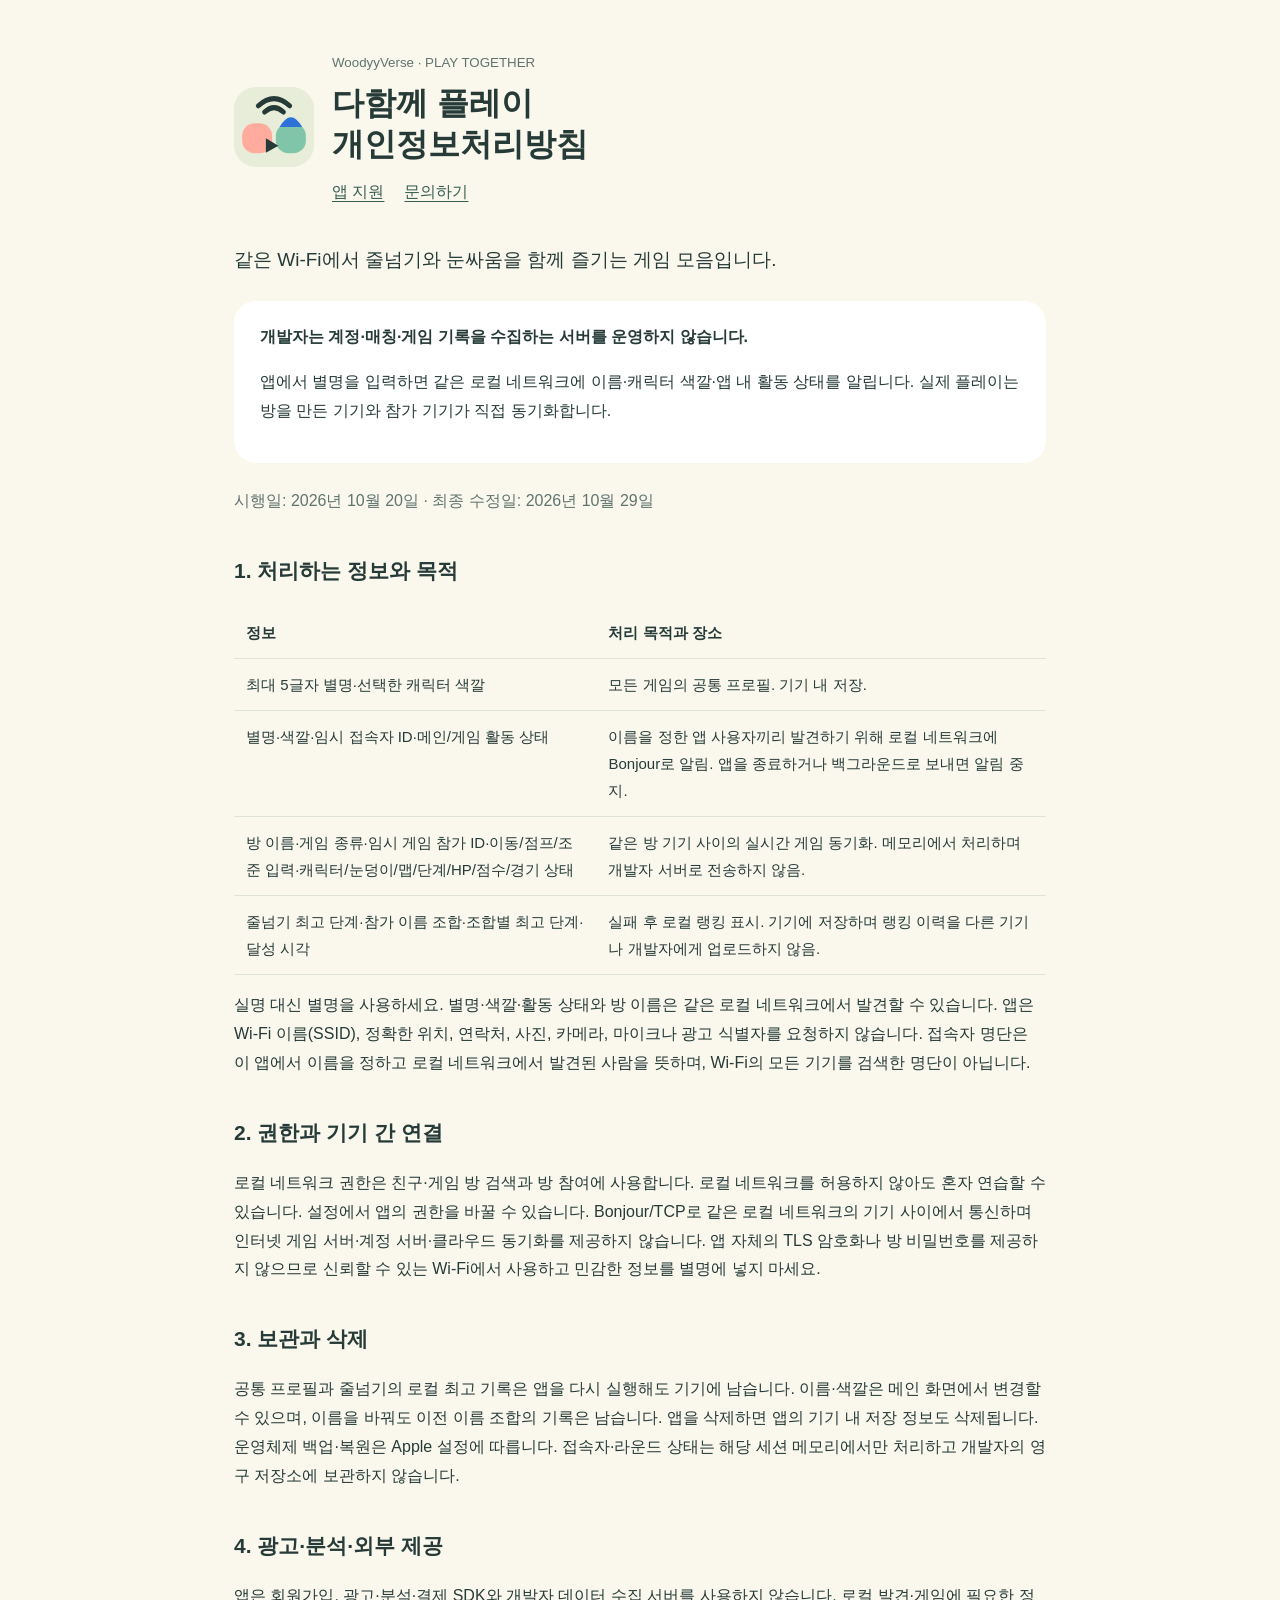
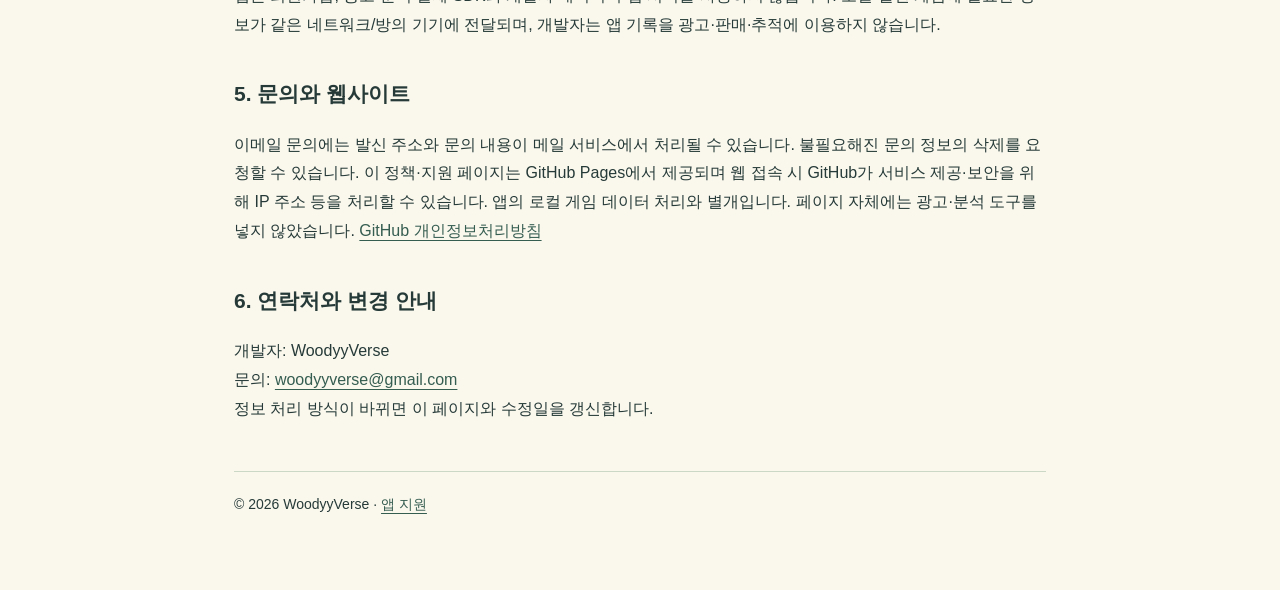
<file: index.html>
<!doctype html><html lang="ko"><head><meta charset="utf-8"><meta name="viewport" content="width=device-width,initial-scale=1"><title>다함께 플레이 · 개인정보처리방침</title><link rel="stylesheet" href="style.css"><link rel="icon" href="assets/play.svg"></head><body><main><header><img src="assets/play.svg" alt="다함께 플레이"><div><small>WoodyyVerse · PLAY TOGETHER</small><h1>다함께 플레이<br>개인정보처리방침</h1><nav><a href="support.html">앱 지원</a><a href="mailto:woodyyverse@gmail.com">문의하기</a></nav></div></header>
<p class="lead">같은 Wi-Fi에서 줄넘기와 눈싸움을 함께 즐기는 게임 모음입니다.</p><div class="box"><strong>개발자는 계정·매칭·게임 기록을 수집하는 서버를 운영하지 않습니다.</strong><p>앱에서 별명을 입력하면 같은 로컬 네트워크에 이름·캐릭터 색깔·앱 내 활동 상태를 알립니다. 실제 플레이는 방을 만든 기기와 참가 기기가 직접 동기화합니다.</p></div>
<p class="muted">시행일: 2026년 10월 20일 · 최종 수정일: 2026년 10월 29일</p>
<h2>1. 처리하는 정보와 목적</h2><table><tr><th>정보</th><th>처리 목적과 장소</th></tr><tr><td>최대 5글자 별명·선택한 캐릭터 색깔</td><td>모든 게임의 공통 프로필. 기기 내 저장.</td></tr><tr><td>별명·색깔·임시 접속자 ID·메인/게임 활동 상태</td><td>이름을 정한 앱 사용자끼리 발견하기 위해 로컬 네트워크에 Bonjour로 알림. 앱을 종료하거나 백그라운드로 보내면 알림 중지.</td></tr><tr><td>방 이름·게임 종류·임시 게임 참가 ID·이동/점프/조준 입력·캐릭터/눈덩이/맵/단계/HP/점수/경기 상태</td><td>같은 방 기기 사이의 실시간 게임 동기화. 메모리에서 처리하며 개발자 서버로 전송하지 않음.</td></tr><tr><td>줄넘기 최고 단계·참가 이름 조합·조합별 최고 단계·달성 시각</td><td>실패 후 로컬 랭킹 표시. 기기에 저장하며 랭킹 이력을 다른 기기나 개발자에게 업로드하지 않음.</td></tr></table>
<p>실명 대신 별명을 사용하세요. 별명·색깔·활동 상태와 방 이름은 같은 로컬 네트워크에서 발견할 수 있습니다. 앱은 Wi-Fi 이름(SSID), 정확한 위치, 연락처, 사진, 카메라, 마이크나 광고 식별자를 요청하지 않습니다. 접속자 명단은 이 앱에서 이름을 정하고 로컬 네트워크에서 발견된 사람을 뜻하며, Wi-Fi의 모든 기기를 검색한 명단이 아닙니다.</p>
<h2>2. 권한과 기기 간 연결</h2><p>로컬 네트워크 권한은 친구·게임 방 검색과 방 참여에 사용합니다. 로컬 네트워크를 허용하지 않아도 혼자 연습할 수 있습니다. 설정에서 앱의 권한을 바꿀 수 있습니다. Bonjour/TCP로 같은 로컬 네트워크의 기기 사이에서 통신하며 인터넷 게임 서버·계정 서버·클라우드 동기화를 제공하지 않습니다. 앱 자체의 TLS 암호화나 방 비밀번호를 제공하지 않으므로 신뢰할 수 있는 Wi-Fi에서 사용하고 민감한 정보를 별명에 넣지 마세요.</p>
<h2>3. 보관과 삭제</h2><p>공통 프로필과 줄넘기의 로컬 최고 기록은 앱을 다시 실행해도 기기에 남습니다. 이름·색깔은 메인 화면에서 변경할 수 있으며, 이름을 바꿔도 이전 이름 조합의 기록은 남습니다. 앱을 삭제하면 앱의 기기 내 저장 정보도 삭제됩니다. 운영체제 백업·복원은 Apple 설정에 따릅니다. 접속자·라운드 상태는 해당 세션 메모리에서만 처리하고 개발자의 영구 저장소에 보관하지 않습니다.</p>
<h2>4. 광고·분석·외부 제공</h2><p>앱은 회원가입, 광고·분석·결제 SDK와 개발자 데이터 수집 서버를 사용하지 않습니다. 로컬 발견·게임에 필요한 정보가 같은 네트워크/방의 기기에 전달되며, 개발자는 앱 기록을 광고·판매·추적에 이용하지 않습니다.</p>
<h2>5. 문의와 웹사이트</h2><p>이메일 문의에는 발신 주소와 문의 내용이 메일 서비스에서 처리될 수 있습니다. 불필요해진 문의 정보의 삭제를 요청할 수 있습니다. 이 정책·지원 페이지는 GitHub Pages에서 제공되며 웹 접속 시 GitHub가 서비스 제공·보안을 위해 IP 주소 등을 처리할 수 있습니다. 앱의 로컬 게임 데이터 처리와 별개입니다. 페이지 자체에는 광고·분석 도구를 넣지 않았습니다. <a href="https://docs.github.com/en/site-policy/privacy-policies/github-general-privacy-statement">GitHub 개인정보처리방침</a></p>
<h2>6. 연락처와 변경 안내</h2><p>개발자: WoodyyVerse<br>문의: <a href="mailto:woodyyverse@gmail.com">woodyyverse@gmail.com</a><br>정보 처리 방식이 바뀌면 이 페이지와 수정일을 갱신합니다.</p><footer>© 2026 WoodyyVerse · <a href="support.html">앱 지원</a></footer></main></body></html>
</file>
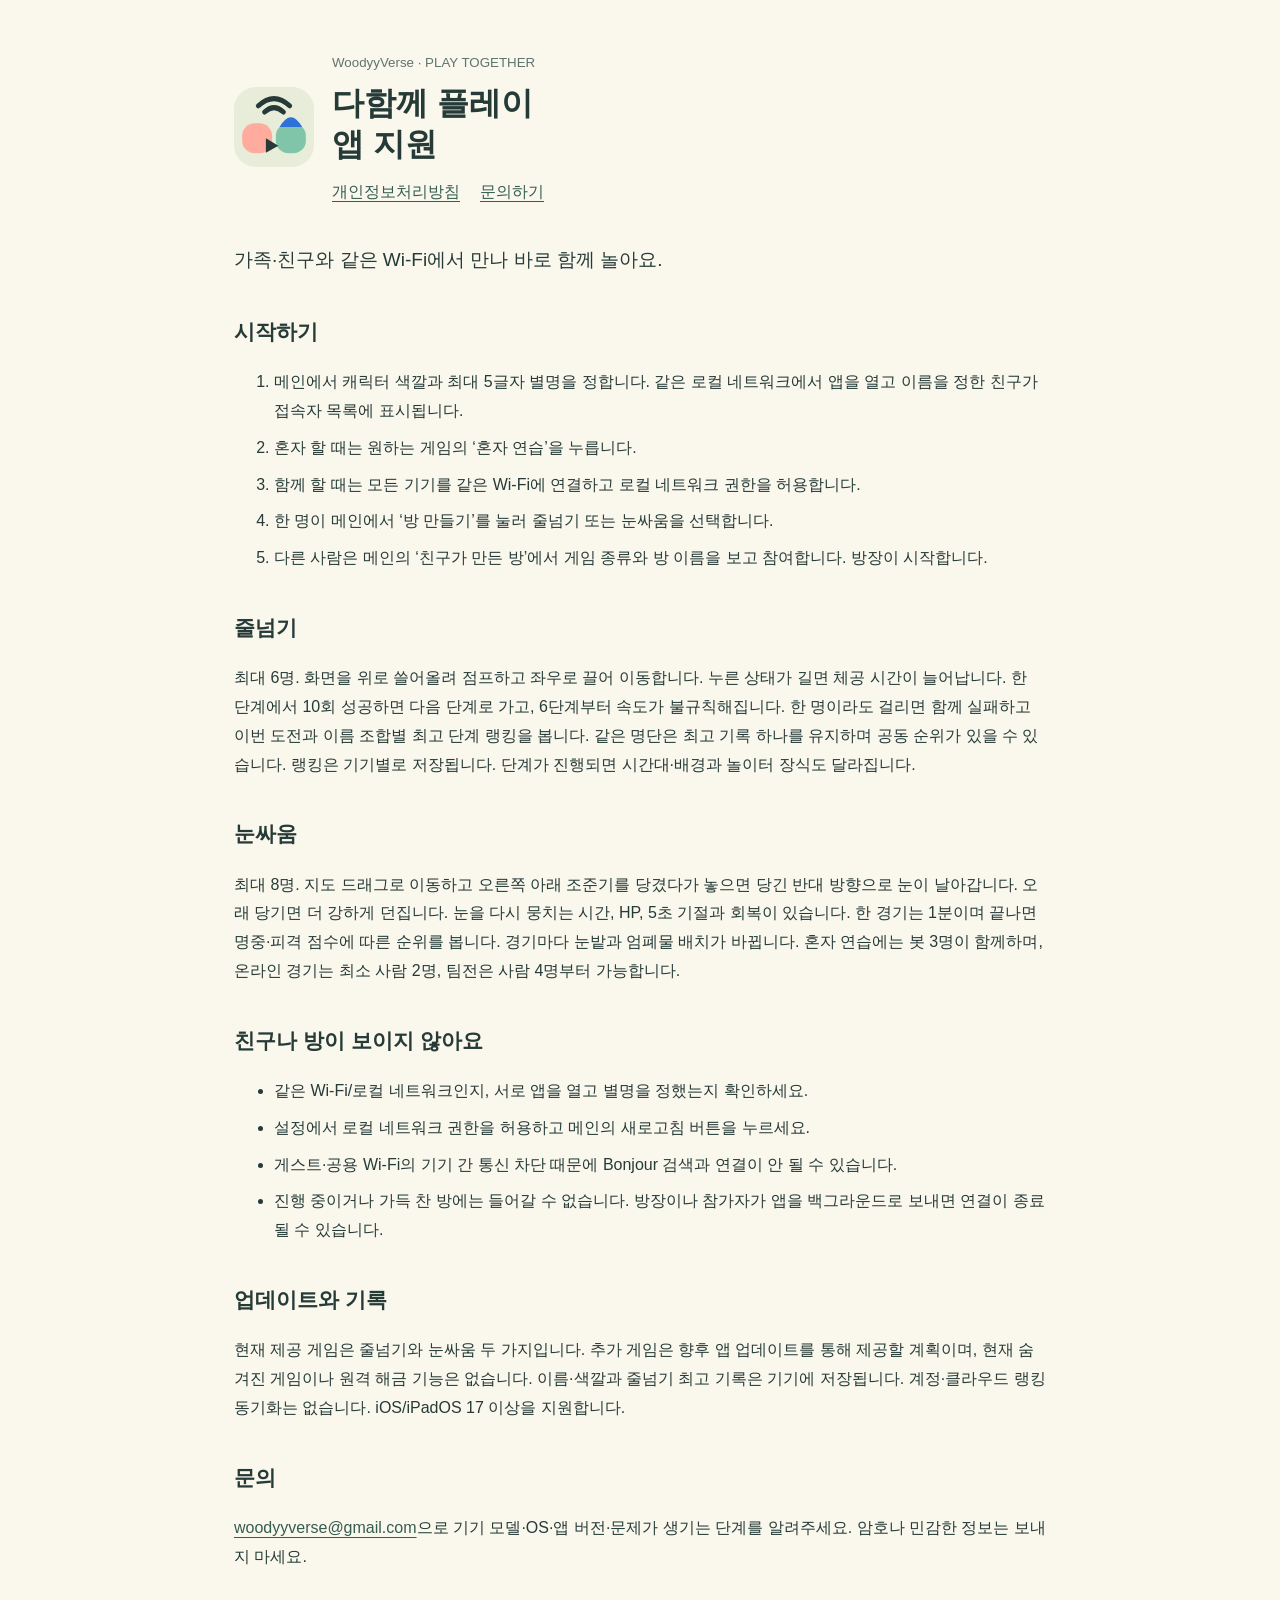
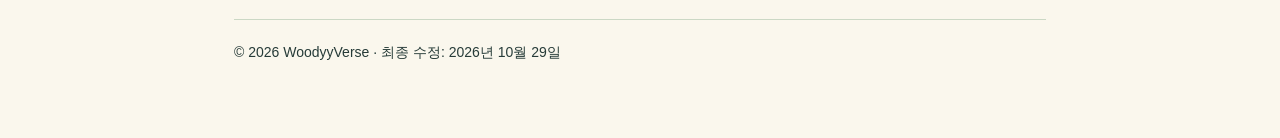
<file: support.html>
<!doctype html><html lang="ko"><head><meta charset="utf-8"><meta name="viewport" content="width=device-width,initial-scale=1"><title>다함께 플레이 · 앱 지원</title><link rel="stylesheet" href="style.css"><link rel="icon" href="assets/play.svg"></head><body><main><header><img src="assets/play.svg" alt="다함께 플레이"><div><small>WoodyyVerse · PLAY TOGETHER</small><h1>다함께 플레이<br>앱 지원</h1><nav><a href="index.html">개인정보처리방침</a><a href="mailto:woodyyverse@gmail.com">문의하기</a></nav></div></header>
<p class="lead">가족·친구와 같은 Wi-Fi에서 만나 바로 함께 놀아요.</p>
<h2>시작하기</h2><ol><li>메인에서 캐릭터 색깔과 최대 5글자 별명을 정합니다. 같은 로컬 네트워크에서 앱을 열고 이름을 정한 친구가 접속자 목록에 표시됩니다.</li><li>혼자 할 때는 원하는 게임의 ‘혼자 연습’을 누릅니다.</li><li>함께 할 때는 모든 기기를 같은 Wi-Fi에 연결하고 로컬 네트워크 권한을 허용합니다.</li><li>한 명이 메인에서 ‘방 만들기’를 눌러 줄넘기 또는 눈싸움을 선택합니다.</li><li>다른 사람은 메인의 ‘친구가 만든 방’에서 게임 종류와 방 이름을 보고 참여합니다. 방장이 시작합니다.</li></ol>
<h2>줄넘기</h2><p>최대 6명. 화면을 위로 쓸어올려 점프하고 좌우로 끌어 이동합니다. 누른 상태가 길면 체공 시간이 늘어납니다. 한 단계에서 10회 성공하면 다음 단계로 가고, 6단계부터 속도가 불규칙해집니다. 한 명이라도 걸리면 함께 실패하고 이번 도전과 이름 조합별 최고 단계 랭킹을 봅니다. 같은 명단은 최고 기록 하나를 유지하며 공동 순위가 있을 수 있습니다. 랭킹은 기기별로 저장됩니다. 단계가 진행되면 시간대·배경과 놀이터 장식도 달라집니다.</p>
<h2>눈싸움</h2><p>최대 8명. 지도 드래그로 이동하고 오른쪽 아래 조준기를 당겼다가 놓으면 당긴 반대 방향으로 눈이 날아갑니다. 오래 당기면 더 강하게 던집니다. 눈을 다시 뭉치는 시간, HP, 5초 기절과 회복이 있습니다. 한 경기는 1분이며 끝나면 명중·피격 점수에 따른 순위를 봅니다. 경기마다 눈밭과 엄폐물 배치가 바뀝니다. 혼자 연습에는 봇 3명이 함께하며, 온라인 경기는 최소 사람 2명, 팀전은 사람 4명부터 가능합니다.</p>
<h2>친구나 방이 보이지 않아요</h2><ul><li>같은 Wi-Fi/로컬 네트워크인지, 서로 앱을 열고 별명을 정했는지 확인하세요.</li><li>설정에서 로컬 네트워크 권한을 허용하고 메인의 새로고침 버튼을 누르세요.</li><li>게스트·공용 Wi-Fi의 기기 간 통신 차단 때문에 Bonjour 검색과 연결이 안 될 수 있습니다.</li><li>진행 중이거나 가득 찬 방에는 들어갈 수 없습니다. 방장이나 참가자가 앱을 백그라운드로 보내면 연결이 종료될 수 있습니다.</li></ul>
<h2>업데이트와 기록</h2><p>현재 제공 게임은 줄넘기와 눈싸움 두 가지입니다. 추가 게임은 향후 앱 업데이트를 통해 제공할 계획이며, 현재 숨겨진 게임이나 원격 해금 기능은 없습니다. 이름·색깔과 줄넘기 최고 기록은 기기에 저장됩니다. 계정·클라우드 랭킹 동기화는 없습니다. iOS/iPadOS 17 이상을 지원합니다.</p>
<h2>문의</h2><p><a href="mailto:woodyyverse@gmail.com">woodyyverse@gmail.com</a>으로 기기 모델·OS·앱 버전·문제가 생기는 단계를 알려주세요. 암호나 민감한 정보는 보내지 마세요.</p><footer>© 2026 WoodyyVerse · 최종 수정: 2026년 10월 29일</footer></main></body></html>
</file>
<file: style.css>
:root{color-scheme:light;--ink:#263b38;--paper:#faf7ed;--green:#d6e3b7;--peach:#f8d5c5}*{box-sizing:border-box}body{margin:0;background:var(--paper);color:var(--ink);font-family:-apple-system,BlinkMacSystemFont,"Apple SD Gothic Neo",sans-serif;line-height:1.8}main{max-width:860px;margin:auto;padding:48px 24px 72px}header{display:flex;align-items:center;gap:18px;margin-bottom:36px}header img{width:80px;height:80px;border-radius:22px}small,.muted{color:#60746e}h1{font-size:32px;line-height:1.3;margin:6px 0}h2{font-size:21px;margin-top:36px}a{color:#355d50;text-underline-offset:4px}nav{display:flex;gap:20px;flex-wrap:wrap;margin-top:12px}.lead{font-size:19px}.box{background:white;border-radius:22px;padding:22px 26px;margin:24px 0}table{width:100%;border-collapse:collapse;font-size:15px}th,td{padding:12px;text-align:left;vertical-align:top;border-bottom:1px solid #dee3d8}footer{margin-top:48px;padding-top:20px;border-top:1px solid #cbd8c5;font-size:14px}li{margin:8px 0}@media(max-width:540px){main{padding:28px 18px 50px}h1{font-size:27px}header img{width:64px;height:64px}th,td{padding:10px 6px;font-size:13px}}
</file>
